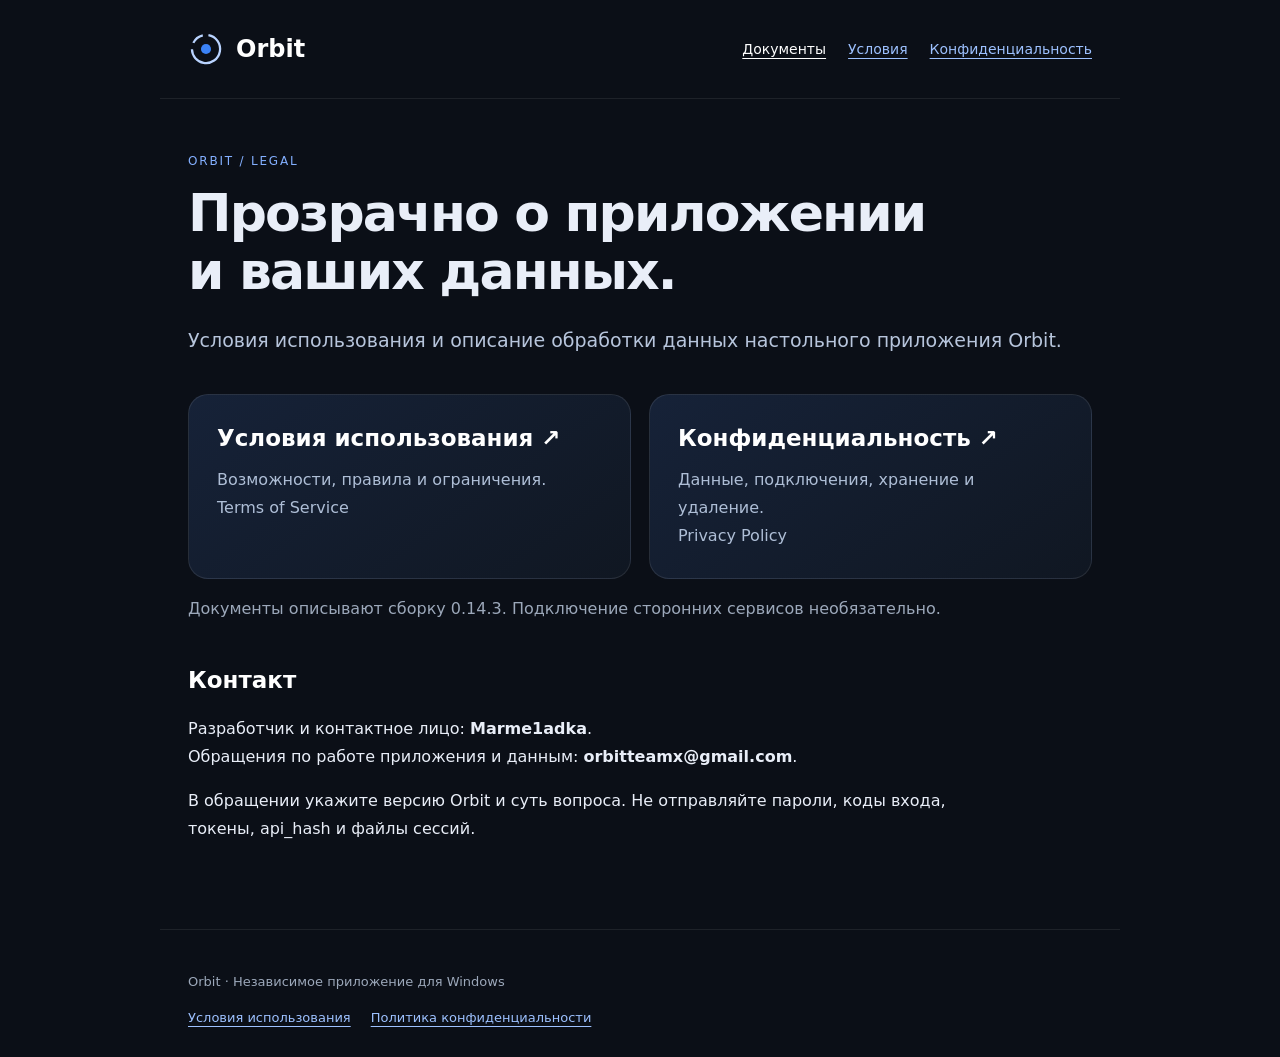
<file: index.html>
<!doctype html><html lang="ru"><head><meta charset="utf-8"><meta name="viewport" content="width=device-width,initial-scale=1"><meta name="description" content="Документы Orbit — документы приложения Orbit для Windows."><title>Документы Orbit · Orbit</title><link rel="icon" href="orbit.svg" type="image/svg+xml"><link rel="stylesheet" href="style.css"></head><body><header><a class="brand" href="index.html"><img src="orbit.svg" alt="">Orbit</a><nav aria-label="Документы Orbit"><a href="index.html" aria-current="page">Документы</a><a href="terms.html">Условия</a><a href="privacy.html">Конфиденциальность</a></nav></header><main><div class="eyebrow">Orbit / Legal</div><h1>Прозрачно о приложении<br>и ваших данных.</h1><p class="intro">Условия использования и описание обработки данных настольного приложения Orbit.</p><div class="cards"><a class="card" href="terms.html"><h2>Условия использования ↗</h2><p>Возможности, правила и ограничения.<br><span lang="en">Terms of Service</span></p></a><a class="card" href="privacy.html"><h2>Конфиденциальность ↗</h2><p>Данные, подключения, хранение и удаление.<br><span lang="en">Privacy Policy</span></p></a></div><p class="muted">Документы описывают сборку 0.14.3. Подключение сторонних сервисов необязательно.</p><section id="contact"><h2>Контакт</h2><p>Разработчик и контактное лицо: <strong>Marme1adka</strong>.<br>Обращения по работе приложения и данным: <strong>orbitteamx@gmail.com</strong>.</p><p>В обращении укажите версию Orbit и суть вопроса. Не отправляйте пароли, коды входа, токены, api_hash и файлы сессий.</p></section></main><footer><p>Orbit · Независимое приложение для Windows</p><a href="terms.html">Условия использования</a><a href="privacy.html">Политика конфиденциальности</a></footer></body></html>
</file>
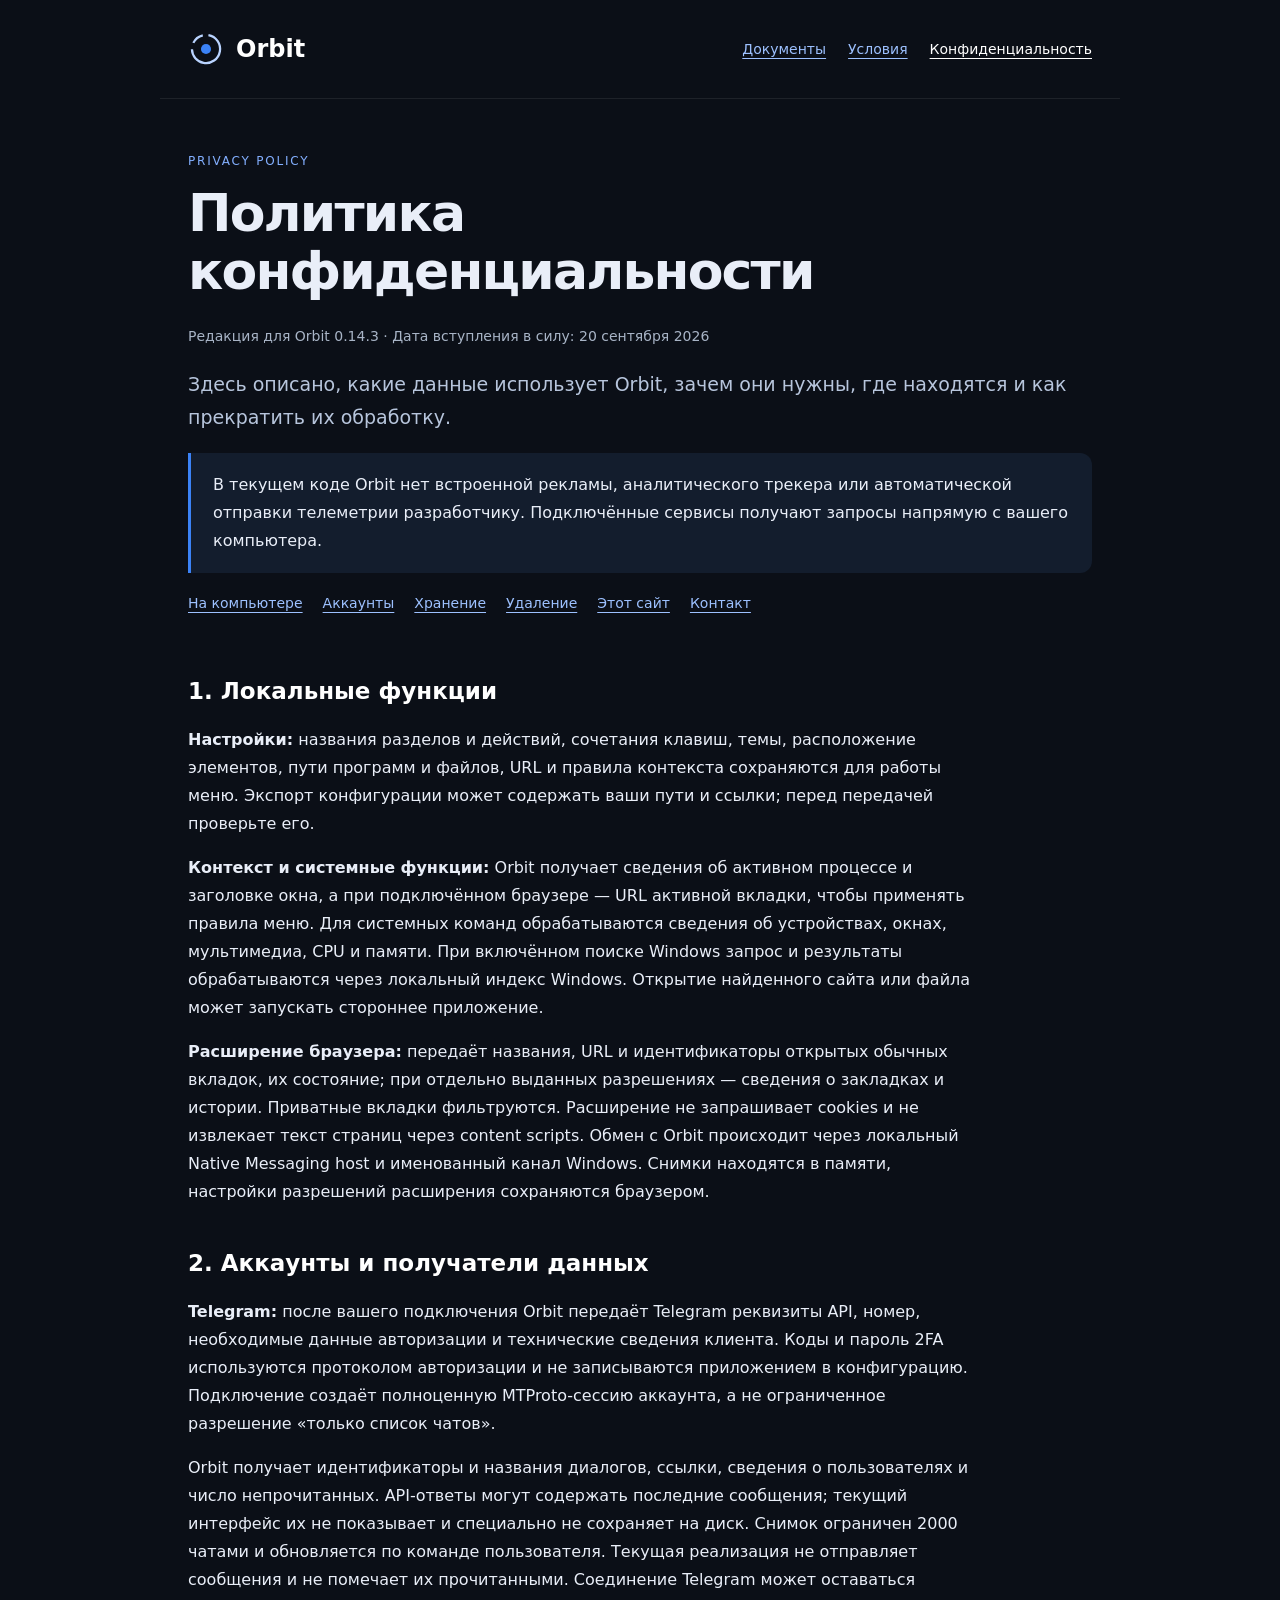
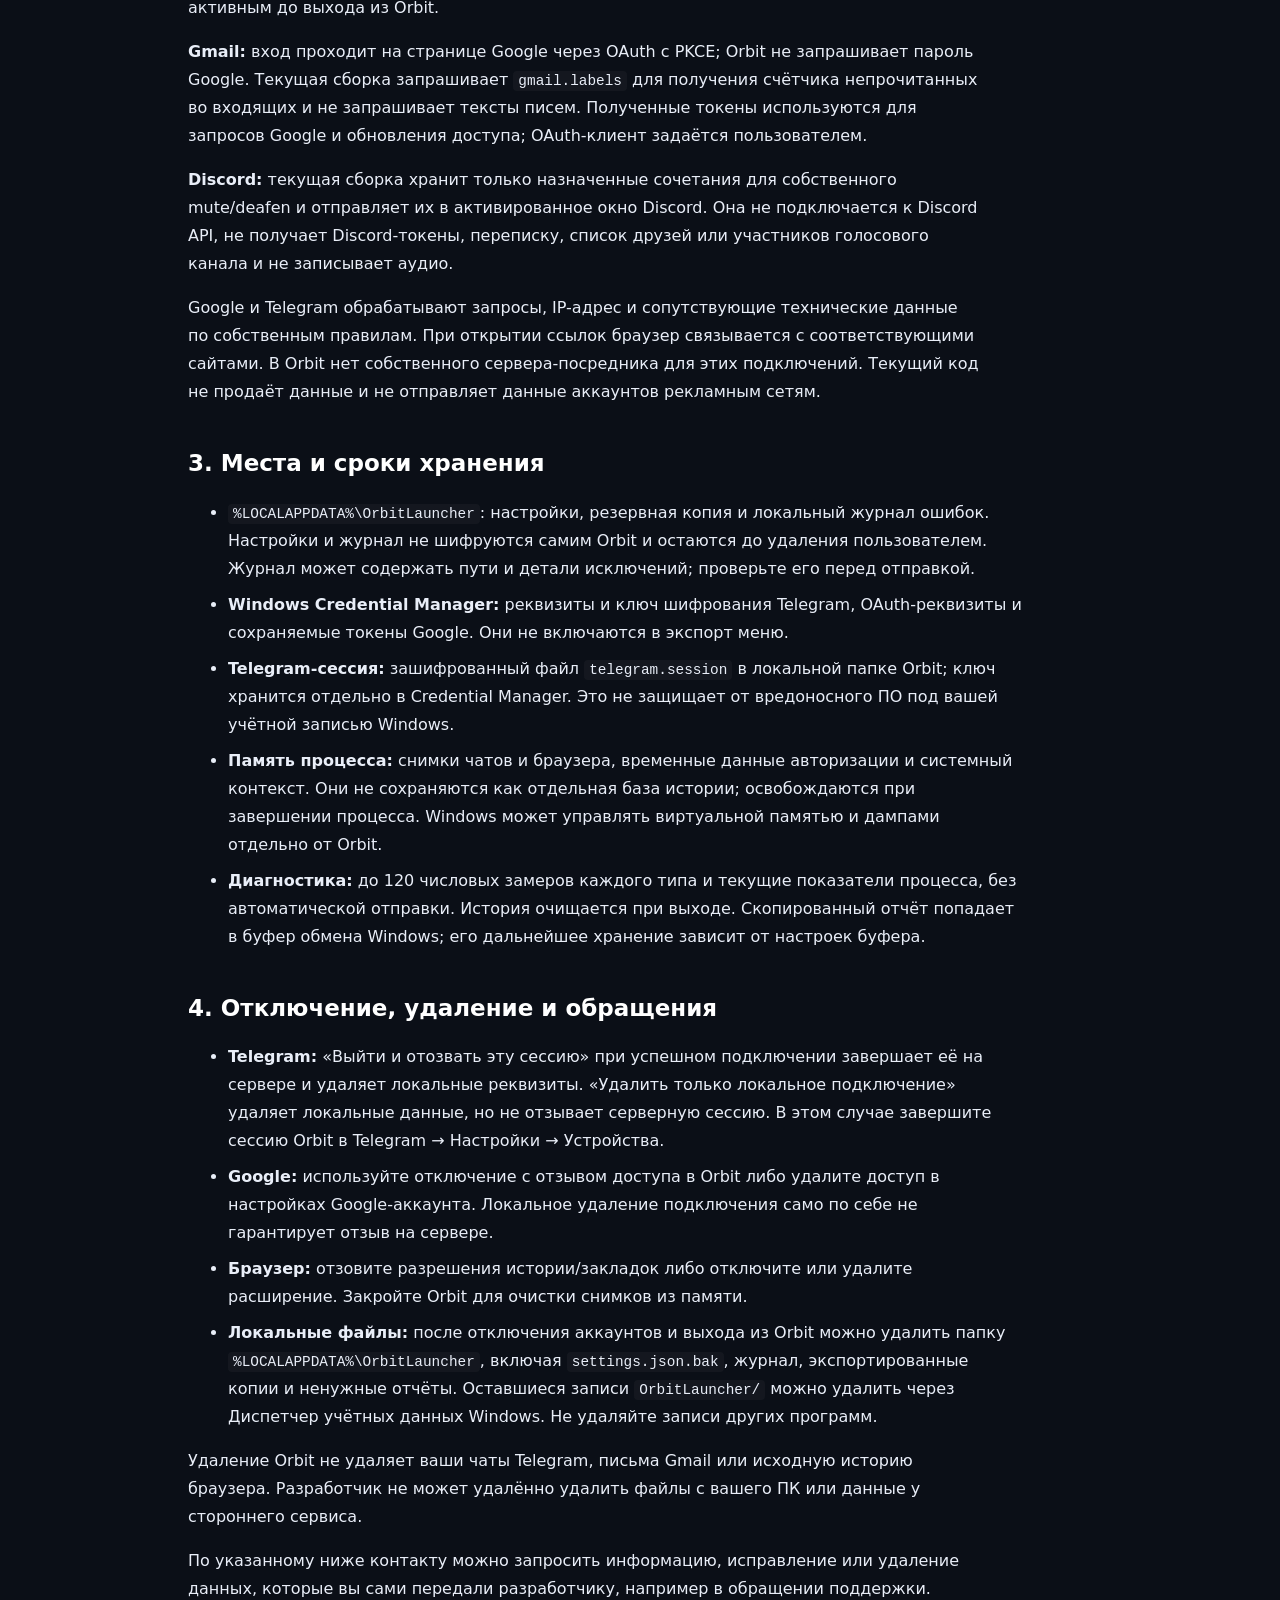
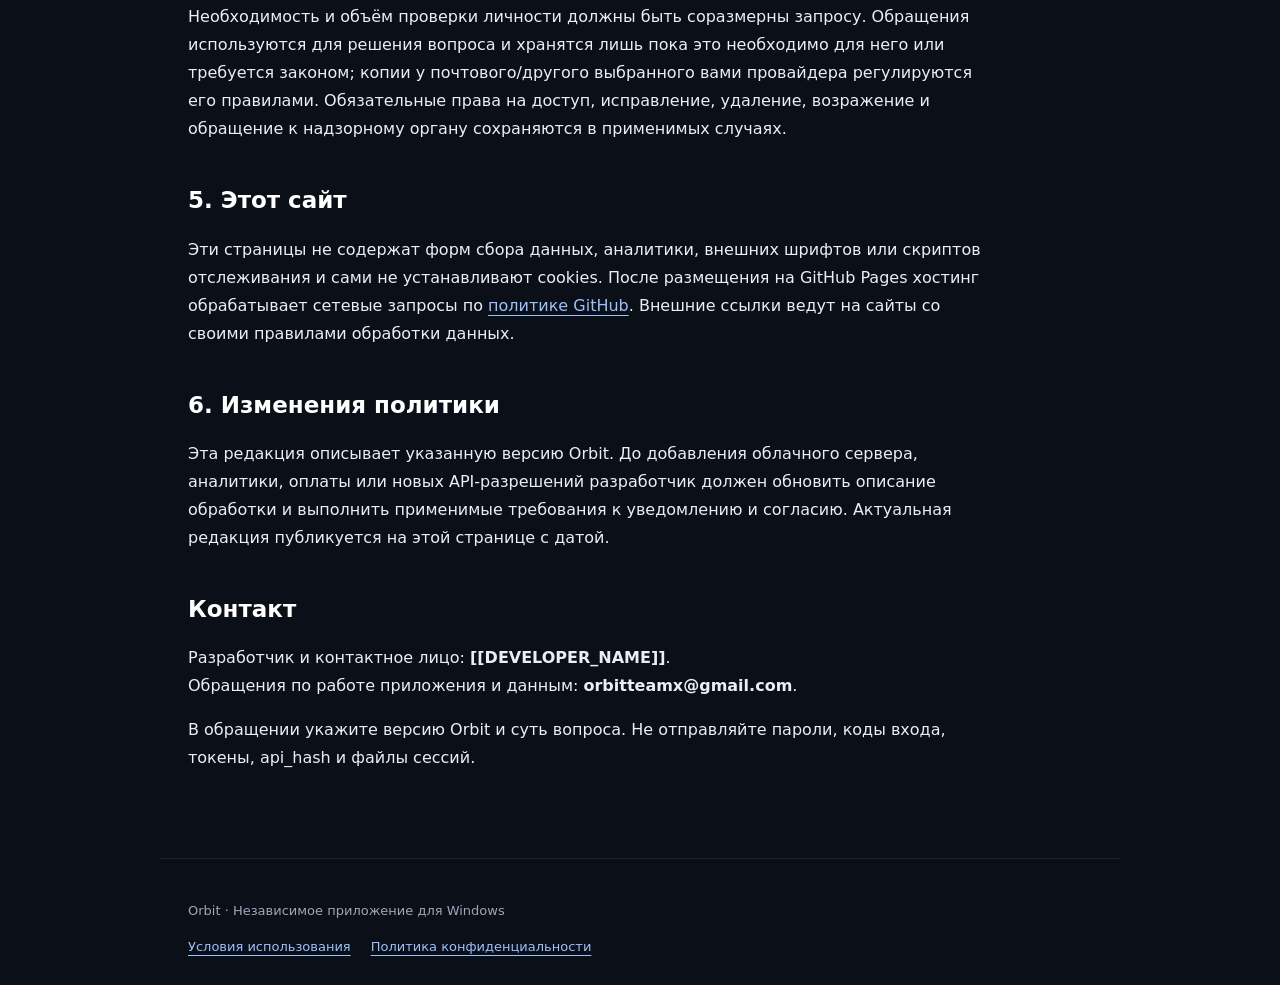
<file: privacy.html>
<!doctype html><html lang="ru"><head><meta charset="utf-8"><meta name="viewport" content="width=device-width,initial-scale=1"><meta name="description" content="Политика конфиденциальности — документы приложения Orbit для Windows."><title>Политика конфиденциальности · Orbit</title><link rel="icon" href="orbit.svg" type="image/svg+xml"><link rel="stylesheet" href="style.css"></head><body><header><a class="brand" href="index.html"><img src="orbit.svg" alt="">Orbit</a><nav aria-label="Документы Orbit"><a href="index.html">Документы</a><a href="terms.html">Условия</a><a href="privacy.html" aria-current="page">Конфиденциальность</a></nav></header><main><div class="eyebrow" lang="en">Privacy Policy</div><h1>Политика конфиденциальности</h1><p class="meta">Редакция для Orbit 0.14.3 · Дата вступления в силу: 20 сентября 2026</p><p class="intro">Здесь описано, какие данные использует Orbit, зачем они нужны, где находятся и как прекратить их обработку.</p><div class="info">В текущем коде Orbit нет встроенной рекламы, аналитического трекера или автоматической отправки телеметрии разработчику. Подключённые сервисы получают запросы напрямую с вашего компьютера.</div><nav class="toc" aria-label="Содержание"><a href="#local">На компьютере</a><a href="#services">Аккаунты</a><a href="#storage">Хранение</a><a href="#delete">Удаление</a><a href="#website">Этот сайт</a><a href="#contact">Контакт</a></nav>
<section id="local"><h2>1. Локальные функции</h2><p><strong>Настройки:</strong> названия разделов и действий, сочетания клавиш, темы, расположение элементов, пути программ и файлов, URL и правила контекста сохраняются для работы меню. Экспорт конфигурации может содержать ваши пути и ссылки; перед передачей проверьте его.</p><p><strong>Контекст и системные функции:</strong> Orbit получает сведения об активном процессе и заголовке окна, а при подключённом браузере — URL активной вкладки, чтобы применять правила меню. Для системных команд обрабатываются сведения об устройствах, окнах, мультимедиа, CPU и памяти. При включённом поиске Windows запрос и результаты обрабатываются через локальный индекс Windows. Открытие найденного сайта или файла может запускать стороннее приложение.</p><p><strong>Расширение браузера:</strong> передаёт названия, URL и идентификаторы открытых обычных вкладок, их состояние; при отдельно выданных разрешениях — сведения о закладках и истории. Приватные вкладки фильтруются. Расширение не запрашивает cookies и не извлекает текст страниц через content scripts. Обмен с Orbit происходит через локальный Native Messaging host и именованный канал Windows. Снимки находятся в памяти, настройки разрешений расширения сохраняются браузером.</p></section>
<section id="services"><h2>2. Аккаунты и получатели данных</h2><p><strong>Telegram:</strong> после вашего подключения Orbit передаёт Telegram реквизиты API, номер, необходимые данные авторизации и технические сведения клиента. Коды и пароль 2FA используются протоколом авторизации и не записываются приложением в конфигурацию. Подключение создаёт полноценную MTProto-сессию аккаунта, а не ограниченное разрешение «только список чатов».</p><p>Orbit получает идентификаторы и названия диалогов, ссылки, сведения о пользователях и число непрочитанных. API-ответы могут содержать последние сообщения; текущий интерфейс их не показывает и специально не сохраняет на диск. Снимок ограничен 2000 чатами и обновляется по команде пользователя. Текущая реализация не отправляет сообщения и не помечает их прочитанными. Соединение Telegram может оставаться активным до выхода из Orbit.</p><p><strong>Gmail:</strong> вход проходит на странице Google через OAuth с PKCE; Orbit не запрашивает пароль Google. Текущая сборка запрашивает <code>gmail.labels</code> для получения счётчика непрочитанных во входящих и не запрашивает тексты писем. Полученные токены используются для запросов Google и обновления доступа; OAuth-клиент задаётся пользователем.</p><p><strong>Discord:</strong> текущая сборка хранит только назначенные сочетания для собственного mute/deafen и отправляет их в активированное окно Discord. Она не подключается к Discord API, не получает Discord-токены, переписку, список друзей или участников голосового канала и не записывает аудио.</p><p>Google и Telegram обрабатывают запросы, IP-адрес и сопутствующие технические данные по собственным правилам. При открытии ссылок браузер связывается с соответствующими сайтами. В Orbit нет собственного сервера-посредника для этих подключений. Текущий код не продаёт данные и не отправляет данные аккаунтов рекламным сетям.</p></section>
<section id="storage"><h2>3. Места и сроки хранения</h2><ul><li><code>%LOCALAPPDATA%\OrbitLauncher</code>: настройки, резервная копия и локальный журнал ошибок. Настройки и журнал не шифруются самим Orbit и остаются до удаления пользователем. Журнал может содержать пути и детали исключений; проверьте его перед отправкой.</li><li><strong>Windows Credential Manager:</strong> реквизиты и ключ шифрования Telegram, OAuth-реквизиты и сохраняемые токены Google. Они не включаются в экспорт меню.</li><li><strong>Telegram-сессия:</strong> зашифрованный файл <code>telegram.session</code> в локальной папке Orbit; ключ хранится отдельно в Credential Manager. Это не защищает от вредоносного ПО под вашей учётной записью Windows.</li><li><strong>Память процесса:</strong> снимки чатов и браузера, временные данные авторизации и системный контекст. Они не сохраняются как отдельная база истории; освобождаются при завершении процесса. Windows может управлять виртуальной памятью и дампами отдельно от Orbit.</li><li><strong>Диагностика:</strong> до 120 числовых замеров каждого типа и текущие показатели процесса, без автоматической отправки. История очищается при выходе. Скопированный отчёт попадает в буфер обмена Windows; его дальнейшее хранение зависит от настроек буфера.</li></ul></section>
<section id="delete"><h2>4. Отключение, удаление и обращения</h2><ul><li><strong>Telegram:</strong> «Выйти и отозвать эту сессию» при успешном подключении завершает её на сервере и удаляет локальные реквизиты. «Удалить только локальное подключение» удаляет локальные данные, но не отзывает серверную сессию. В этом случае завершите сессию Orbit в Telegram → Настройки → Устройства.</li><li><strong>Google:</strong> используйте отключение с отзывом доступа в Orbit либо удалите доступ в настройках Google-аккаунта. Локальное удаление подключения само по себе не гарантирует отзыв на сервере.</li><li><strong>Браузер:</strong> отзовите разрешения истории/закладок либо отключите или удалите расширение. Закройте Orbit для очистки снимков из памяти.</li><li><strong>Локальные файлы:</strong> после отключения аккаунтов и выхода из Orbit можно удалить папку <code>%LOCALAPPDATA%\OrbitLauncher</code>, включая <code>settings.json.bak</code>, журнал, экспортированные копии и ненужные отчёты. Оставшиеся записи <code>OrbitLauncher/</code> можно удалить через Диспетчер учётных данных Windows. Не удаляйте записи других программ.</li></ul><p>Удаление Orbit не удаляет ваши чаты Telegram, письма Gmail или исходную историю браузера. Разработчик не может удалённо удалить файлы с вашего ПК или данные у стороннего сервиса.</p><p>По указанному ниже контакту можно запросить информацию, исправление или удаление данных, которые вы сами передали разработчику, например в обращении поддержки. Необходимость и объём проверки личности должны быть соразмерны запросу. Обращения используются для решения вопроса и хранятся лишь пока это необходимо для него или требуется законом; копии у почтового/другого выбранного вами провайдера регулируются его правилами. Обязательные права на доступ, исправление, удаление, возражение и обращение к надзорному органу сохраняются в применимых случаях.</p></section>
<section id="website"><h2>5. Этот сайт</h2><p>Эти страницы не содержат форм сбора данных, аналитики, внешних шрифтов или скриптов отслеживания и сами не устанавливают cookies. После размещения на GitHub Pages хостинг обрабатывает сетевые запросы по <a href="https://docs.github.com/en/site-policy/privacy-policies/github-general-privacy-statement">политике GitHub</a>. Внешние ссылки ведут на сайты со своими правилами обработки данных.</p></section>
<section><h2>6. Изменения политики</h2><p>Эта редакция описывает указанную версию Orbit. До добавления облачного сервера, аналитики, оплаты или новых API-разрешений разработчик должен обновить описание обработки и выполнить применимые требования к уведомлению и согласию. Актуальная редакция публикуется на этой странице с датой.</p></section><section id="contact"><h2>Контакт</h2><p>Разработчик и контактное лицо: <strong>[[DEVELOPER_NAME]]</strong>.<br>Обращения по работе приложения и данным: <strong>orbitteamx@gmail.com</strong>.</p><p>В обращении укажите версию Orbit и суть вопроса. Не отправляйте пароли, коды входа, токены, api_hash и файлы сессий.</p></section></main><footer><p>Orbit · Независимое приложение для Windows</p><a href="terms.html">Условия использования</a><a href="privacy.html">Политика конфиденциальности</a></footer></body></html>
</file>
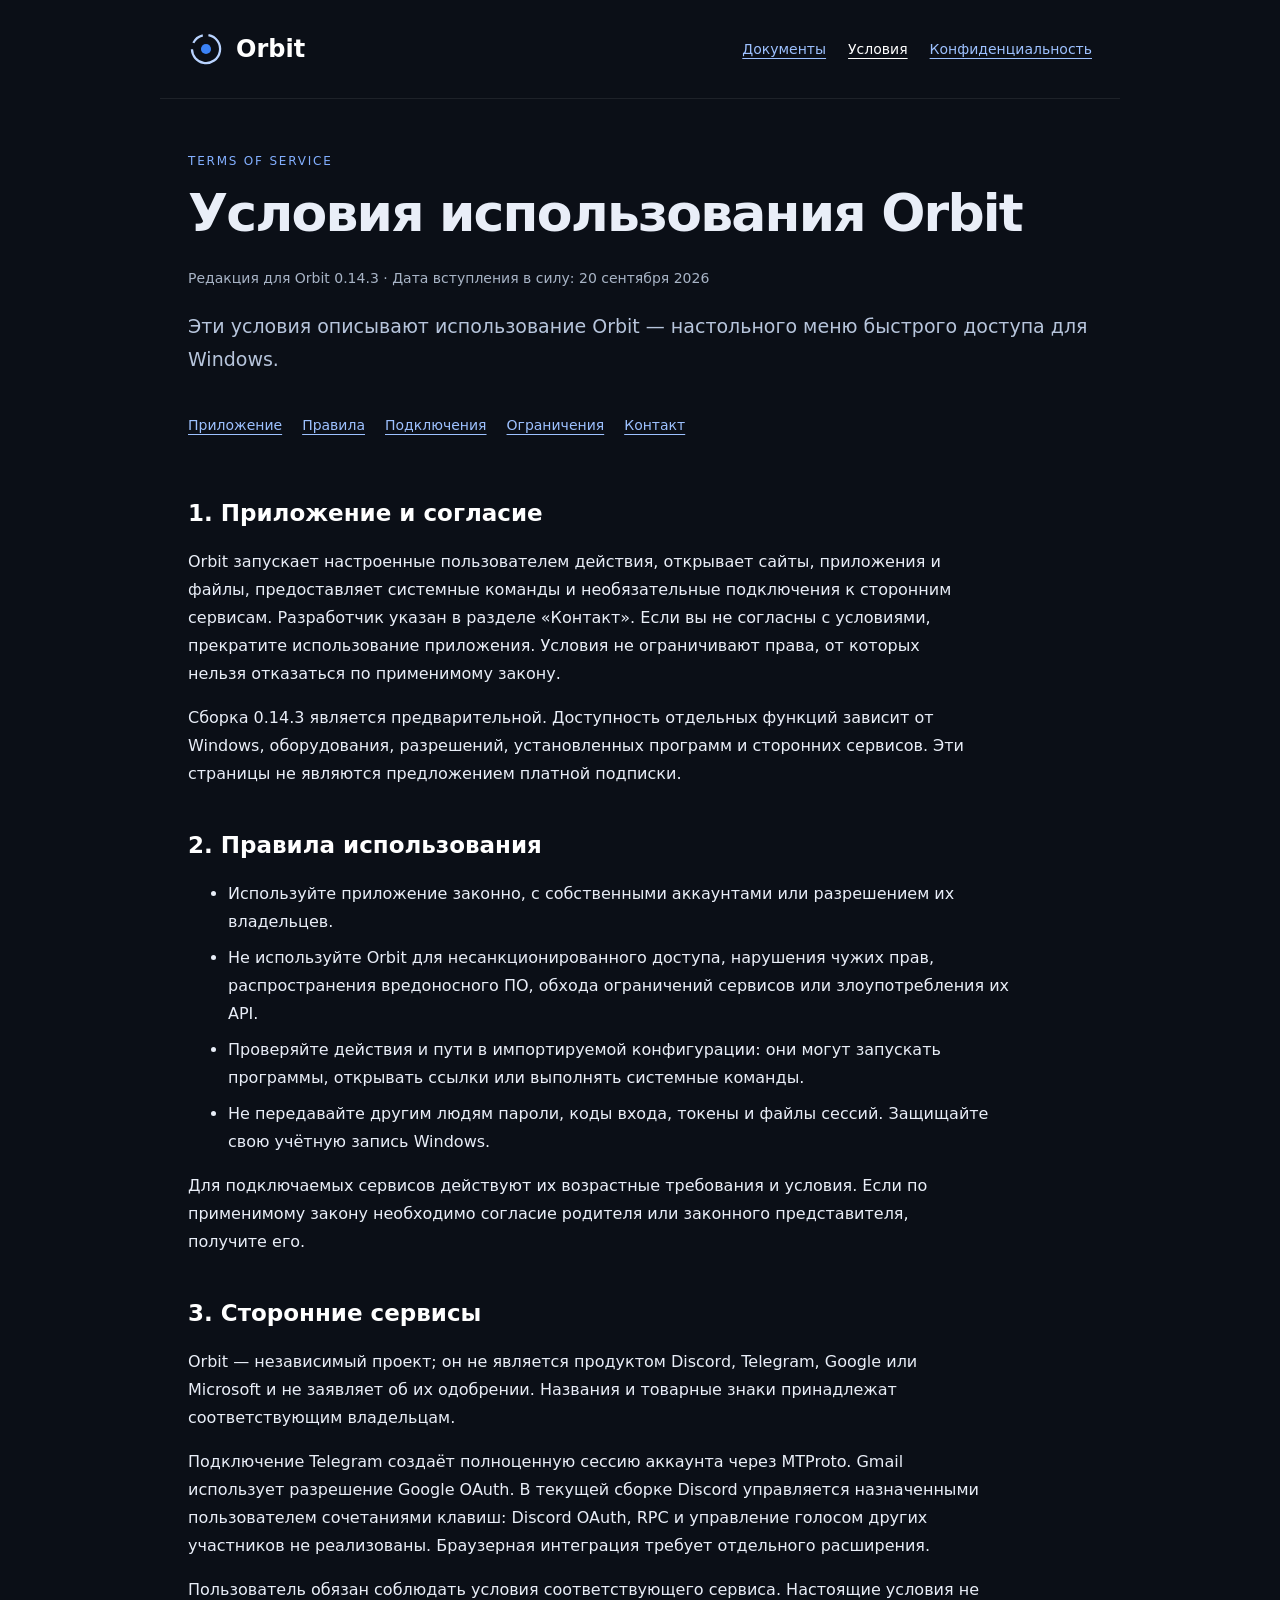
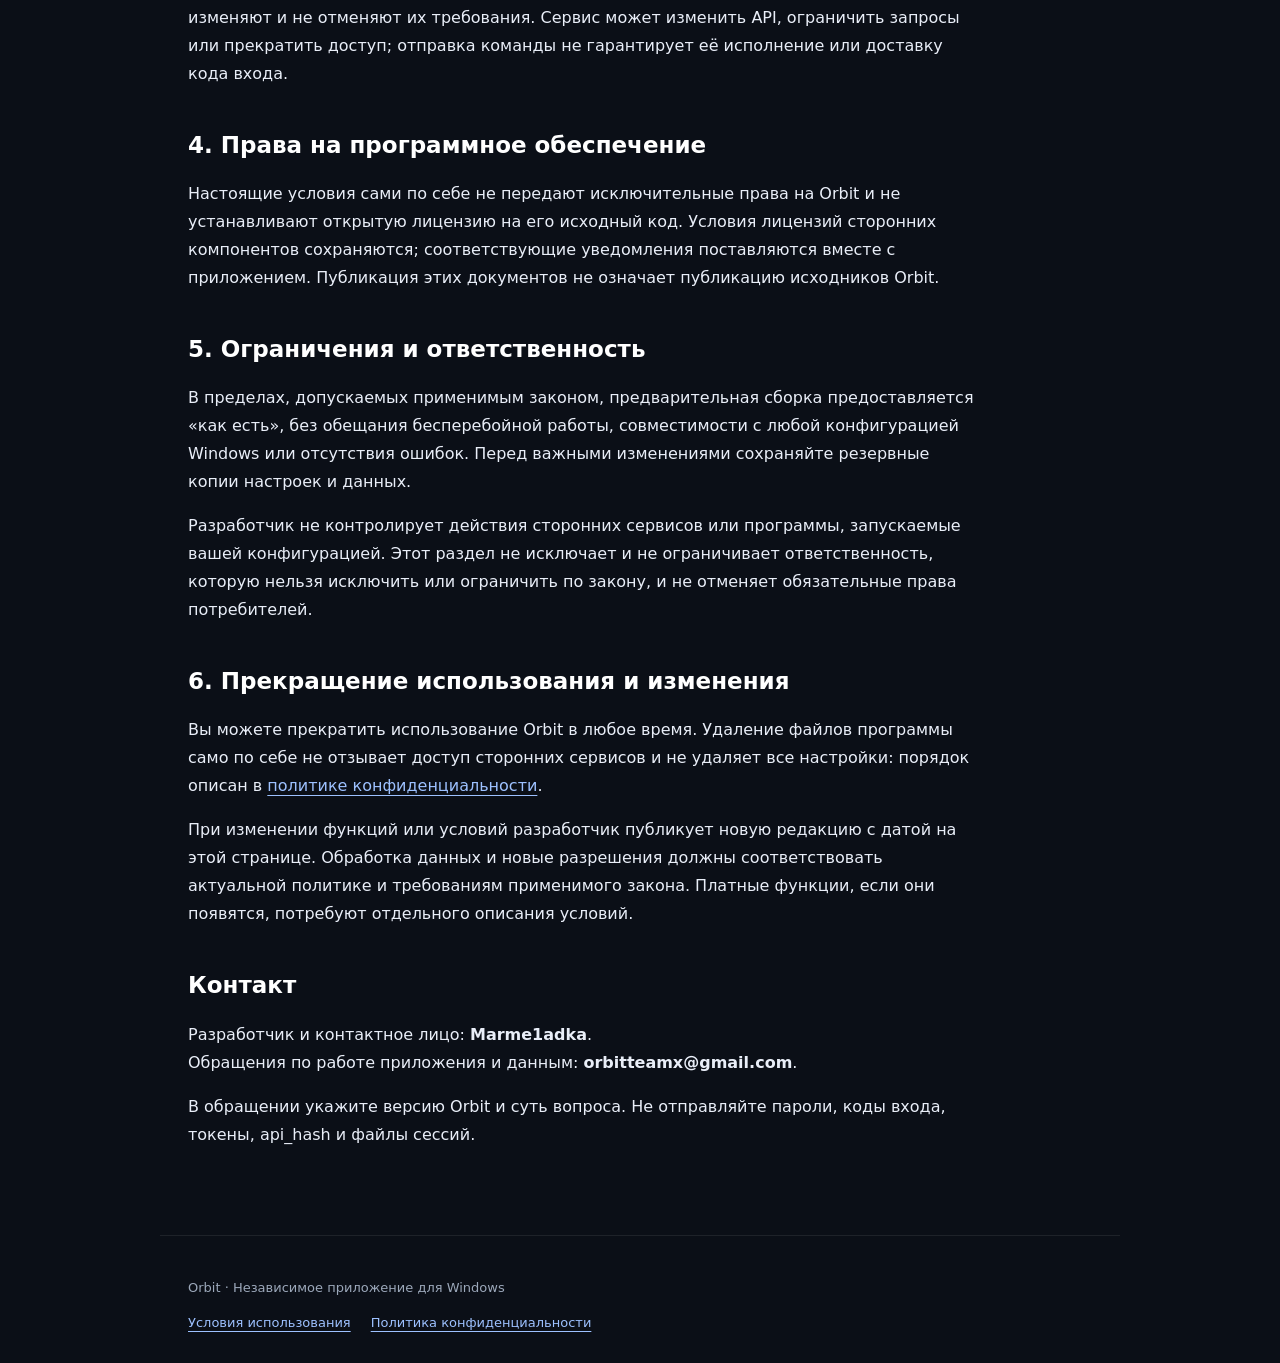
<file: terms.html>
<!doctype html><html lang="ru"><head><meta charset="utf-8"><meta name="viewport" content="width=device-width,initial-scale=1"><meta name="description" content="Условия использования — документы приложения Orbit для Windows."><title>Условия использования · Orbit</title><link rel="icon" href="orbit.svg" type="image/svg+xml"><link rel="stylesheet" href="style.css"></head><body><header><a class="brand" href="index.html"><img src="orbit.svg" alt="">Orbit</a><nav aria-label="Документы Orbit"><a href="index.html">Документы</a><a href="terms.html" aria-current="page">Условия</a><a href="privacy.html">Конфиденциальность</a></nav></header><main><div class="eyebrow" lang="en">Terms of Service</div><h1>Условия использования Orbit</h1><p class="meta">Редакция для Orbit 0.14.3 · Дата вступления в силу: 20 сентября 2026</p><p class="intro">Эти условия описывают использование Orbit — настольного меню быстрого доступа для Windows.</p><nav class="toc" aria-label="Содержание"><a href="#service">Приложение</a><a href="#rules">Правила</a><a href="#accounts">Подключения</a><a href="#limitations">Ограничения</a><a href="#contact">Контакт</a></nav>
<section id="service"><h2>1. Приложение и согласие</h2><p>Orbit запускает настроенные пользователем действия, открывает сайты, приложения и файлы, предоставляет системные команды и необязательные подключения к сторонним сервисам. Разработчик указан в разделе «Контакт». Если вы не согласны с условиями, прекратите использование приложения. Условия не ограничивают права, от которых нельзя отказаться по применимому закону.</p><p>Сборка 0.14.3 является предварительной. Доступность отдельных функций зависит от Windows, оборудования, разрешений, установленных программ и сторонних сервисов. Эти страницы не являются предложением платной подписки.</p></section>
<section id="rules"><h2>2. Правила использования</h2><ul><li>Используйте приложение законно, с собственными аккаунтами или разрешением их владельцев.</li><li>Не используйте Orbit для несанкционированного доступа, нарушения чужих прав, распространения вредоносного ПО, обхода ограничений сервисов или злоупотребления их API.</li><li>Проверяйте действия и пути в импортируемой конфигурации: они могут запускать программы, открывать ссылки или выполнять системные команды.</li><li>Не передавайте другим людям пароли, коды входа, токены и файлы сессий. Защищайте свою учётную запись Windows.</li></ul><p>Для подключаемых сервисов действуют их возрастные требования и условия. Если по применимому закону необходимо согласие родителя или законного представителя, получите его.</p></section>
<section id="accounts"><h2>3. Сторонние сервисы</h2><p>Orbit — независимый проект; он не является продуктом Discord, Telegram, Google или Microsoft и не заявляет об их одобрении. Названия и товарные знаки принадлежат соответствующим владельцам.</p><p>Подключение Telegram создаёт полноценную сессию аккаунта через MTProto. Gmail использует разрешение Google OAuth. В текущей сборке Discord управляется назначенными пользователем сочетаниями клавиш: Discord OAuth, RPC и управление голосом других участников не реализованы. Браузерная интеграция требует отдельного расширения.</p><p>Пользователь обязан соблюдать условия соответствующего сервиса. Настоящие условия не изменяют и не отменяют их требования. Сервис может изменить API, ограничить запросы или прекратить доступ; отправка команды не гарантирует её исполнение или доставку кода входа.</p></section>
<section><h2>4. Права на программное обеспечение</h2><p>Настоящие условия сами по себе не передают исключительные права на Orbit и не устанавливают открытую лицензию на его исходный код. Условия лицензий сторонних компонентов сохраняются; соответствующие уведомления поставляются вместе с приложением. Публикация этих документов не означает публикацию исходников Orbit.</p></section>
<section id="limitations"><h2>5. Ограничения и ответственность</h2><p>В пределах, допускаемых применимым законом, предварительная сборка предоставляется «как есть», без обещания бесперебойной работы, совместимости с любой конфигурацией Windows или отсутствия ошибок. Перед важными изменениями сохраняйте резервные копии настроек и данных.</p><p>Разработчик не контролирует действия сторонних сервисов или программы, запускаемые вашей конфигурацией. Этот раздел не исключает и не ограничивает ответственность, которую нельзя исключить или ограничить по закону, и не отменяет обязательные права потребителей.</p></section>
<section><h2>6. Прекращение использования и изменения</h2><p>Вы можете прекратить использование Orbit в любое время. Удаление файлов программы само по себе не отзывает доступ сторонних сервисов и не удаляет все настройки: порядок описан в <a href="privacy.html#delete">политике конфиденциальности</a>.</p><p>При изменении функций или условий разработчик публикует новую редакцию с датой на этой странице. Обработка данных и новые разрешения должны соответствовать актуальной политике и требованиям применимого закона. Платные функции, если они появятся, потребуют отдельного описания условий.</p></section><section id="contact"><h2>Контакт</h2><p>Разработчик и контактное лицо: <strong>Marme1adka</strong>.<br>Обращения по работе приложения и данным: <strong>orbitteamx@gmail.com</strong>.</p><p>В обращении укажите версию Orbit и суть вопроса. Не отправляйте пароли, коды входа, токены, api_hash и файлы сессий.</p></section></main><footer><p>Orbit · Независимое приложение для Windows</p><a href="terms.html">Условия использования</a><a href="privacy.html">Политика конфиденциальности</a></footer></body></html>
</file>
<file: style.css>
*{box-sizing:border-box}html{color-scheme:dark;scroll-behavior:smooth}body{margin:0;background:#0b0f17;color:#e9eef8;font:16px/1.75 system-ui,-apple-system,"Segoe UI",sans-serif}a{color:#9dc1ff;text-underline-offset:4px}a:hover{color:#fff}a:focus-visible{outline:2px solid #83afff;outline-offset:5px}header,main,footer{max-width:960px;margin:auto;padding:28px}header{display:flex;align-items:center;justify-content:space-between;gap:20px;border-bottom:1px solid #ffffff14}.brand{display:flex;align-items:center;gap:12px;font-size:24px;color:white;text-decoration:none;font-weight:650}.brand img{width:36px;height:36px}nav{display:flex;gap:22px;flex-wrap:wrap;font-size:14px}nav a[aria-current=page]{color:white}main{min-height:70vh;padding-top:52px;padding-bottom:70px}h1{font-size:clamp(32px,5vw,52px);line-height:1.12;letter-spacing:-.035em;margin:12px 0 24px}h2{font-size:23px;line-height:1.35;margin-top:42px;color:white}p,li{max-width:78ch}li{margin:8px 0}.eyebrow{color:#83afff;font-size:12px;letter-spacing:.15em;text-transform:uppercase}.muted,footer{color:#9ca8ba}.intro{font-size:19px;color:#b7c5dc}.cards{display:grid;grid-template-columns:1fr 1fr;gap:18px;margin-top:36px}.card{display:block;padding:28px;background:linear-gradient(145deg,#162238,#101722);border:1px solid #ffffff18;border-radius:20px;text-decoration:none;color:#ecf2ff}.card h2{margin:0 0 12px}.card p{margin:0;color:#aebed6}.draft{background:#302518;border:1px solid #a57c36;color:#ffdda1;padding:16px 20px;border-radius:12px;margin:0 0 28px}.info{padding:18px 22px;background:#131d2d;border-left:3px solid #3b82f6;border-radius:0 12px 12px 0}.meta{font-size:14px;color:#a8b4c6}code{overflow-wrap:anywhere;font-size:.9em;background:#ffffff09;padding:2px 5px;border-radius:4px}footer{border-top:1px solid #ffffff14;font-size:13px}footer a{margin-right:20px}.toc{display:flex;flex-wrap:wrap;gap:8px 20px;padding:18px 0;font-size:14px}section{scroll-margin-top:20px}@media(max-width:600px){header{align-items:flex-start;flex-direction:column}header,main,footer{padding-left:20px;padding-right:20px}.cards{grid-template-columns:1fr}nav{gap:16px}main{padding-top:32px}}@media print{body{background:white;color:black}header,footer,.draft,.toc{display:none}main{max-width:none;padding:0}h1,h2,a{color:black}.info{background:transparent}.meta,.muted{color:#444}}@media(prefers-reduced-motion:reduce){html{scroll-behavior:auto}}
</file>
